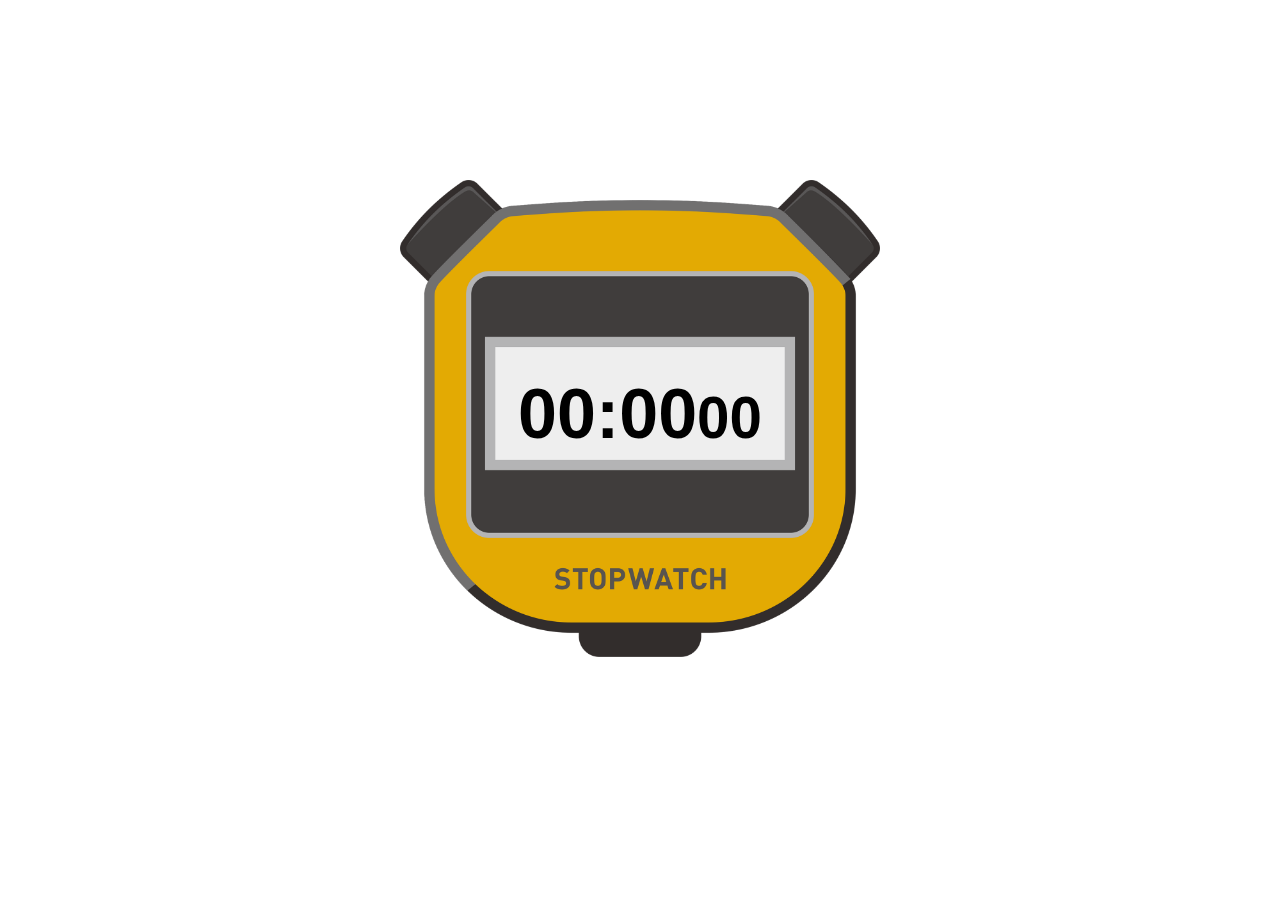
<file: TypeScript/Ent/Chapter07/adv/index.html>
<!DOCTYPE html>
<html>
<head>
    <meta charset="utf-8"/>
    <title>ストップウォッチ</title>
    <link rel="stylesheet" href="index.css" />
</head>
<body>
    <div id="stopwatch">
        <div id="display">
            <div id="count"></div>
            <div id="date"></div>
        </div>
        <div id="reset"></div>
        <div id="start"></div>
    </div>
    <script src="index.js"></script>
</body>
</html>
</file>
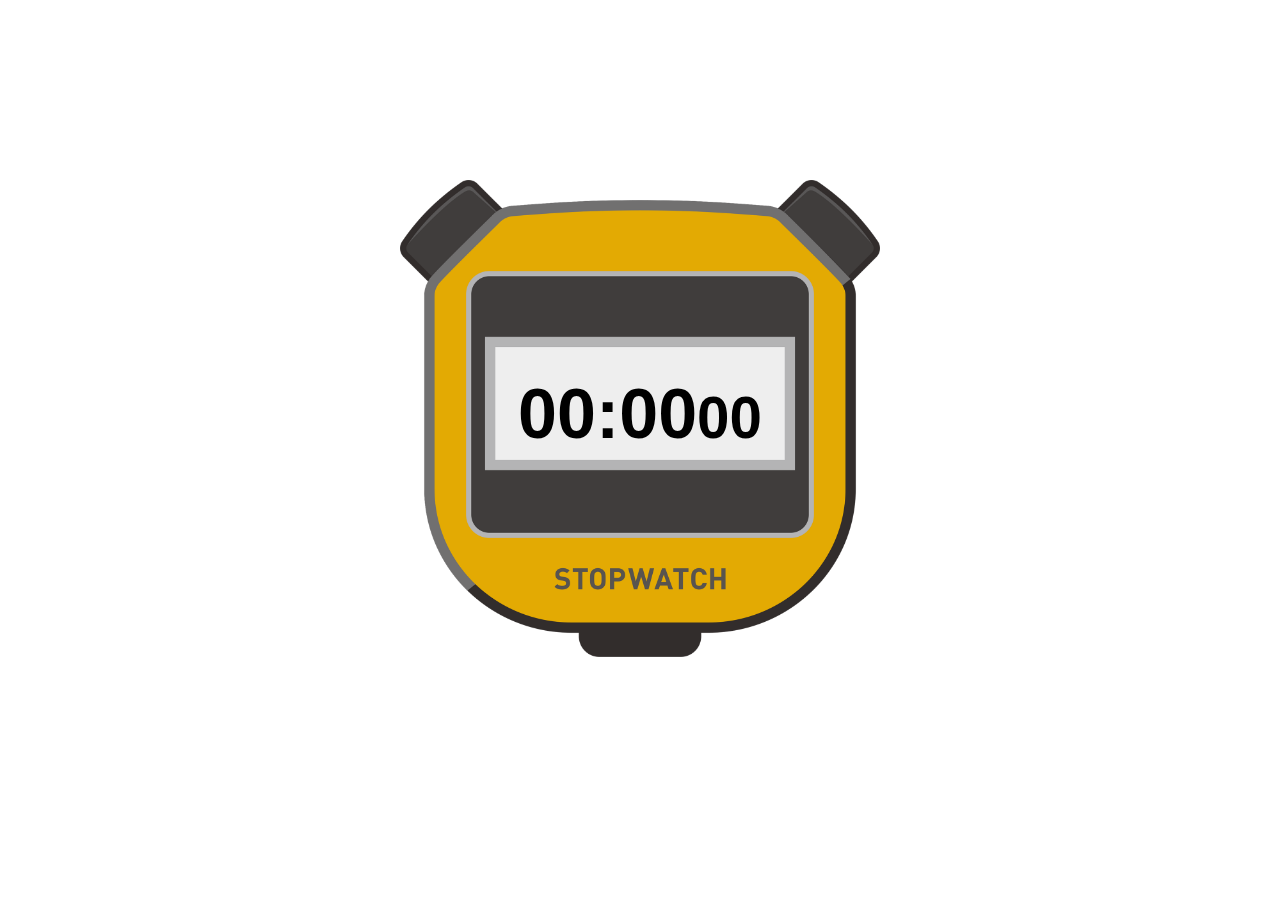
<file: TypeScript/Ent/Chapter07/dep/index.html>
<!DOCTYPE html>
<html>
<head>
    <meta charset="utf-8"/>
    <title>ストップウォッチ</title>
    <link rel="stylesheet" href="index.css" />
</head>
<body>
    <div id="stopwatch">
        <div id="display">
            <div id="count"></div>
        </div>
        <div id="reset"></div>
        <div id="start"></div>
    </div>
    <script src="index.js"></script>
</body>
</html>
</file>
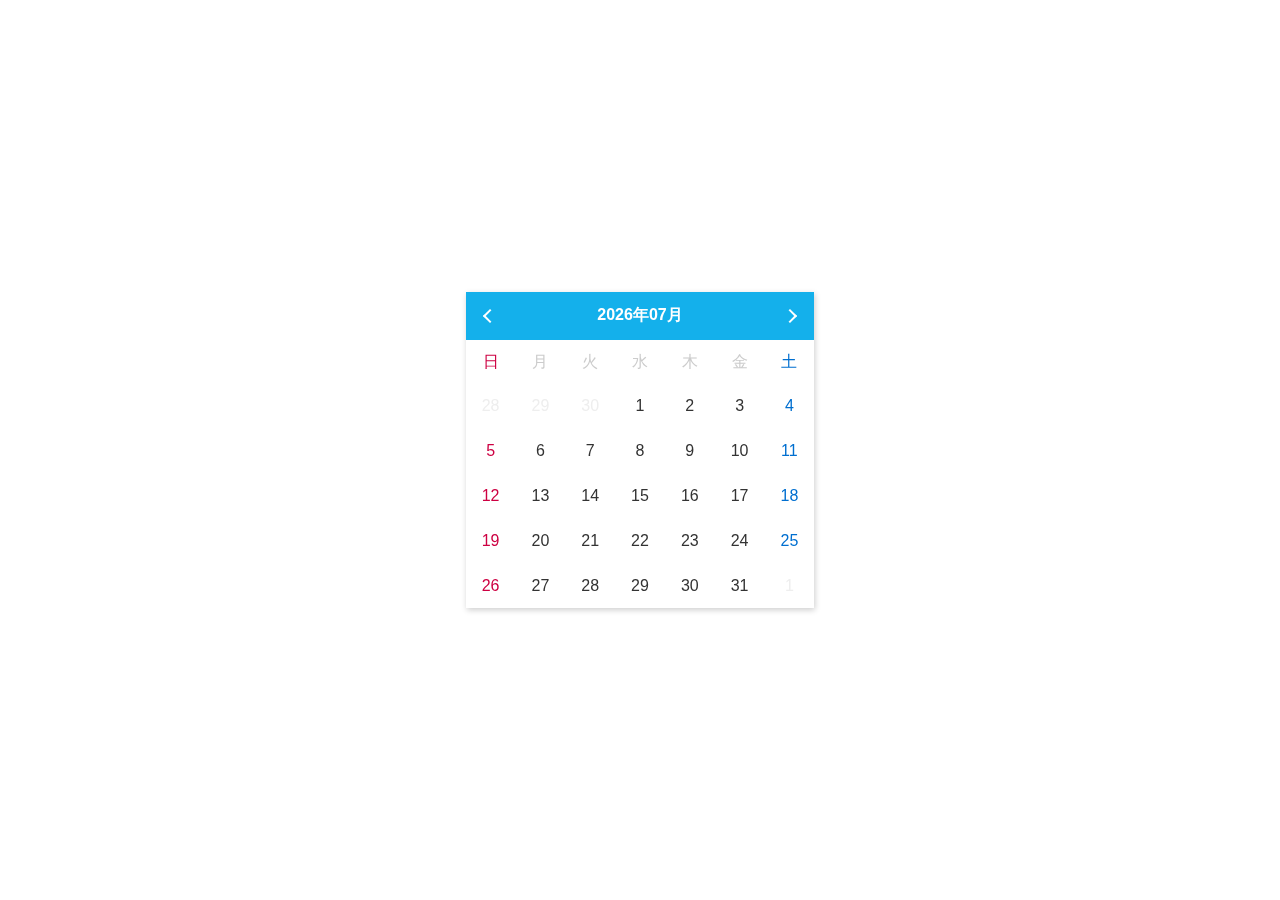
<file: TypeScript/Ent/Chapter08/dep/index.html>
<!DOCTYPE html>
<html>
    <head>
        <meta charset="utf-8"/>
        <title>カレンダー</title>
        <link rel="stylesheet" href="index.css"/>
    </head>
    <body>
        <div class="cal">
            <div class="cal__header">
                <div class="cal__arrow cal__prev"></div>
                <div class="cal__title">2022年12月</div>
                <div class="cal__arrow cal__next"></div>
            </div>
            <div class="cal__body">
                <table>
                    <thead class="cal__weeks">
                        <tr>
                            <th class="cal__week cal__week--sun">日</th>
                            <th class="cal__week">月</th>
                            <th class="cal__week">火</th>
                            <th class="cal__week">水</th>
                            <th class="cal__week">木</th>
                            <th class="cal__week">金</th>
                            <th class="cal__week cal__week--sat">土</th>
                        </tr>
                    </thead>
                    <tbody class="cal__days">
                        <tr>
                            <td class="cal__day cal__day--prev">27</td>
                            <td class="cal__day cal__day--prev">28</td>
                            <td class="cal__day cal__day--prev">29</td>
                            <td class="cal__day cal__day--prev">30</td>
                            <td class="cal__day">1</td>
                            <td class="cal__day">2</td>
                            <td class="cal__day cal__day--sat">3</td>
                        </tr>
                        <tr>
                            <td class="cal__day cal__day--sun">4</td>
                            <td class="cal__day">5</td>
                            <td class="cal__day">6</td>
                            <td class="cal__day">7</td>
                            <td class="cal__day">8</td>
                            <td class="cal__day">9</td>
                            <td class="cal__day cal__day--sat">10</td>
                        </tr>
                        <tr>
                            <td class="cal__day cal__day--sun">11</td>
                            <td class="cal__day">12</td>
                            <td class="cal__day">13</td>
                            <td class="cal__day">14</td>
                            <td class="cal__day">15</td>
                            <td class="cal__day">16</td>
                            <td class="cal__day cal__day--sat">17</td>
                        </tr>
                        <tr>
                            <td class="cal__day cal__day--sun">18</td>
                            <td class="cal__day">19</td>
                            <td class="cal__day">20</td>
                            <td class="cal__day">21</td>
                            <td class="cal__day">22</td>
                            <td class="cal__day">23</td>
                            <td class="cal__day cal__day--sat">24</td>
                        </tr>
                        <tr>
                            <td class="cal__day cal__day--sun">25</td>
                            <td class="cal__day">26</td>
                            <td class="cal__day">27</td>
                            <td class="cal__day">28</td>
                            <td class="cal__day">29</td>
                            <td class="cal__day">30</td>
                            <td class="cal__day cal__day--sat">31</td>
                        </tr>
                    </tbody>
                </table>
            </div>
        </div>
        <script src="index.js"></script>
    </body>
</html>
</file>
<file: TypeScript/Ent/Chapter07/adv/index.css>
/*ストップウォッチ*/
#stopwatch {
    background: url(stopwatch.png) no-repeat left top/contain;
    width: 480px;
    height: 540px;
    position: fixed;
    inset: 0;
    margin: auto;
}

/*ディスプレイ*/
#display {
    position: absolute;
    top: 34%;
    left: 50%;
    transform: translateX(-50%);
    width: 280px;
    height: 100px;
    font: bold 70px / 1 "Arial";
    white-space: nowrap;
}

/*カウント表示部*/
#count {
    position: absolute;
    top: 50%;
    left: 50%;
    transform: translate(-50%,-50%);
    font-size: 70px;
}

/*日付表示部*/
#date {
    position: absolute;
    top: 4%;
    left: 0;
    font-size: 25%;
    width: 100%;
    text-align: center;
}

/*スタートボタン*/
#start {
    width: 100px;
    height: 100px;
    position: absolute;
    top: 0;
    right: 0;
}

/*リセットボタン*/
#reset {
    width: 100px;
    height: 100px;
    position: absolute;
    top: 0;
    left: 0;
}
</file>
<file: TypeScript/Ent/Chapter07/dep/index.css>
/*ストップウォッチ*/
#stopwatch {
    background: url(stopwatch.png) no-repeat left top/contain;
    width: 480px;
    height: 540px;
    position: fixed;
    inset: 0;
    margin: auto;
}

/*ディスプレイ*/
#display {
    position: absolute;
    top: 34%;
    left: 50%;
    transform: translateX(-50%);
    width: 280px;
    height: 100px;
    font: bold 70px / 1 "Arial";
    white-space: nowrap;
}

/*カウント表示部*/
#count {
    position: absolute;
    top: 50%;
    left: 50%;
    transform: translate(-50%,-50%);
    font-size: 70px;
}

/*スタートボタン*/
#start {
    width: 100px;
    height: 100px;
    position: absolute;
    top: 0;
    right: 0;
}

/*リセットボタン*/
#reset {
    width: 100px;
    height: 100px;
    position: absolute;
    top: 0;
    left: 0;
}
</file>
<file: TypeScript/Ent/Chapter08/dep/index.css>
/*カレンダー*/
.cal{
    font-family: Arial, Helvetica, sans-serif;
    font-size: 1em;
    font-weight: normal;
    line-height: 1.8;
    box-shadow: 1px 2px 6px 0px rgb(0 0 0 / 20%);
    width: fit-content;
    height: fit-content;
    position: fixed;
    inset: 0;
    margin: auto;
}

/*ヘッダー*/
.cal__header{
    background-color: #14b0eb;
    color: #ffffff;
    display: flex;
    justify-content: space-between;
    align-items: center;
    padding: 0.5em;
}

/*矢印マーク*/
.cal__arrow{
    position: relative;
    display: flex;
    justify-content: center;
    align-items: center;
    width: 2em;
    height: 2em;
    cursor: pointer;
}

.cal__arrow::before{
    content: "";
    border: solid #ffffff;
    border-width: 2px 2px 0 0;
    width: 0.5em;
    height: 0.5em;
    display: block;
}

/*前月移動ナビ*/
.cal__prev::before{
    transform: rotate(-135deg);
}

/*翌月移動ナビ*/
.cal__next::before{
    transform: rotate(45deg);
}

/*年月表示部*/
.cal__title{
    color: #ffffff;
    font-weight: bold;
}

/*日付の表*/
.cal__body table{
    width: 100%;
    border-collapse: collapse;
}

/*セルの基本スタイル*/
.cal__body th,
.cal__body td{
    padding: 0.5em 1em;
    text-align: center;
    font-weight: normal;
}

/*曜日の基本スタイル*/
.cal__week{
    color: #cccccc;
}

/*土曜日*/
.cal__week--sat{
    color: #006fd0;
}

/*日曜日*/
.cal__week--sun{
    color: #cd0042;
}

/*日付の基本スタイル*/
.cal__day{
    color: #333333;
}

/*前月の日付*/
.cal__day--prev{
    color: #eeeeee;
}

/*翌月の日付*/
.cal__day--next{
    color: #eeeeee;
}

/*土曜日*/
.cal__day--sat{
    color: #006fd0;
}

/*日曜日*/
.cal__day--sun{
    color: #cd0042;
}
</file>
